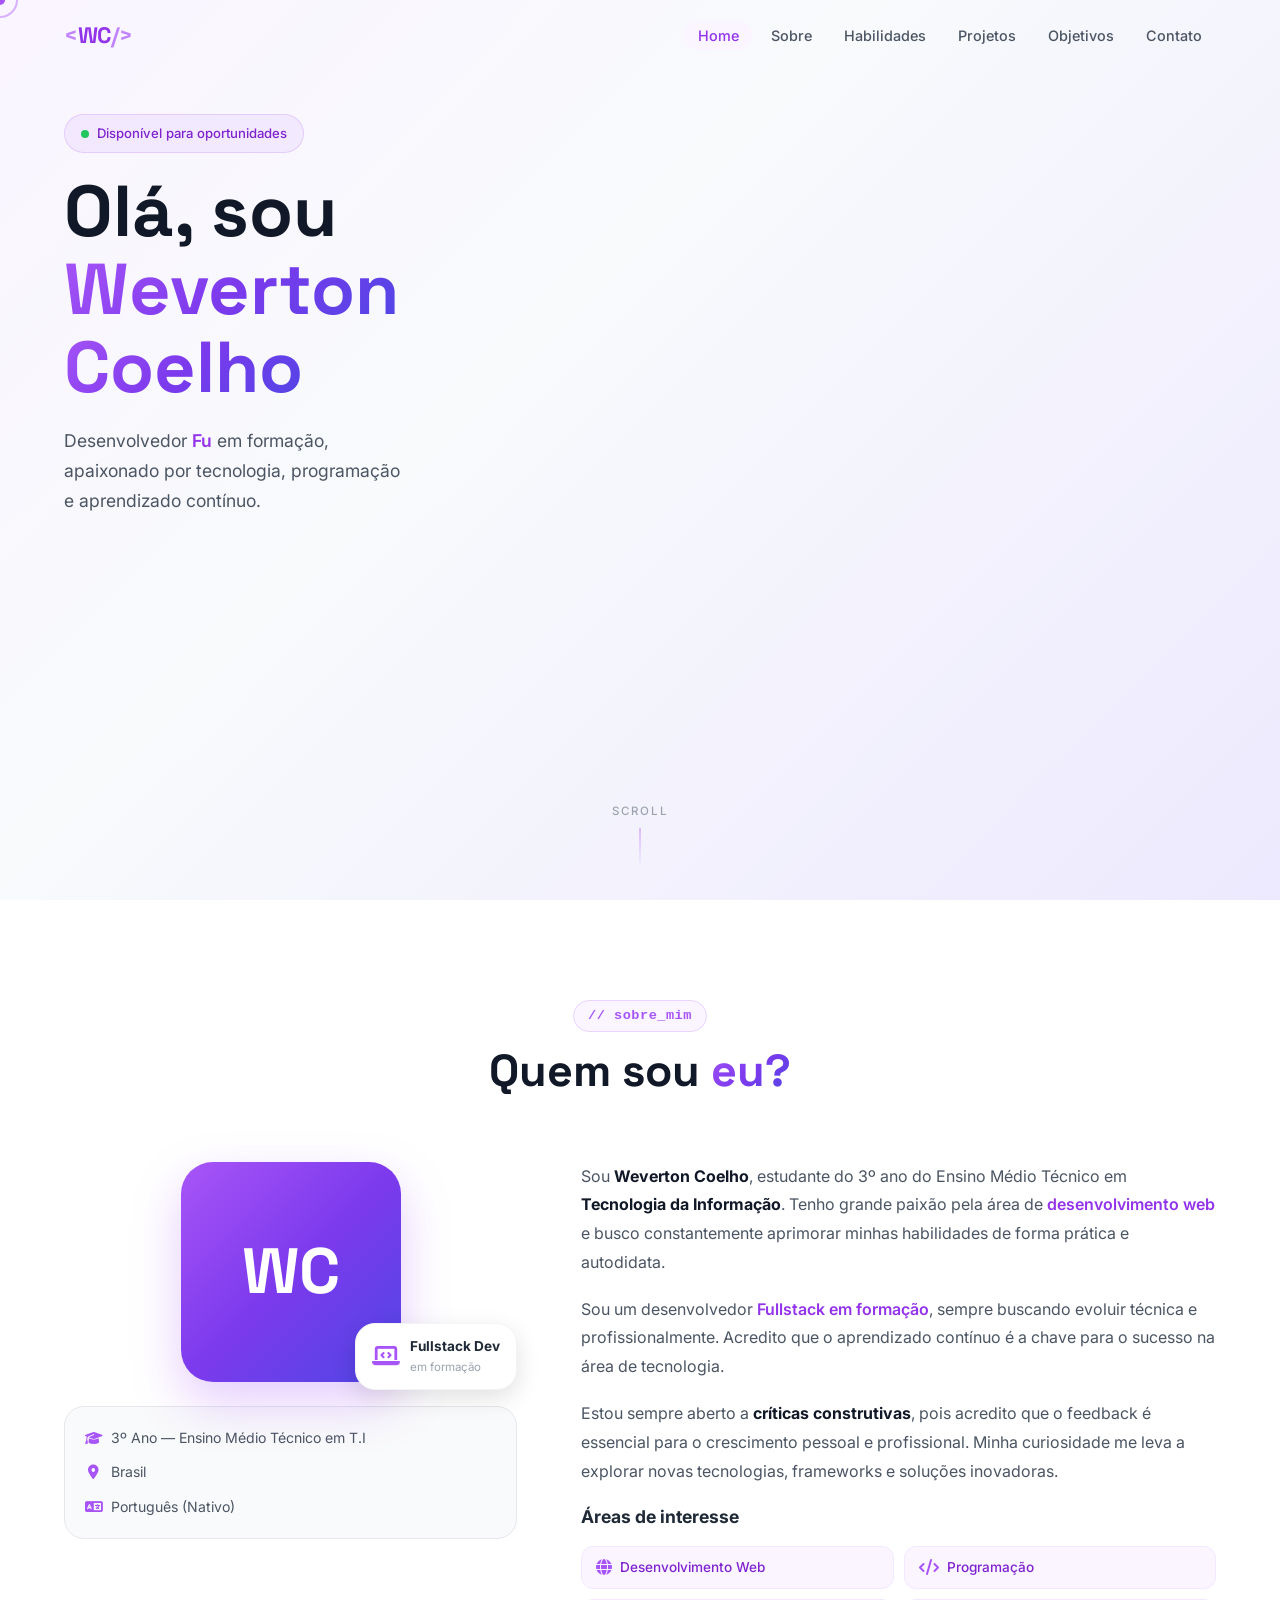
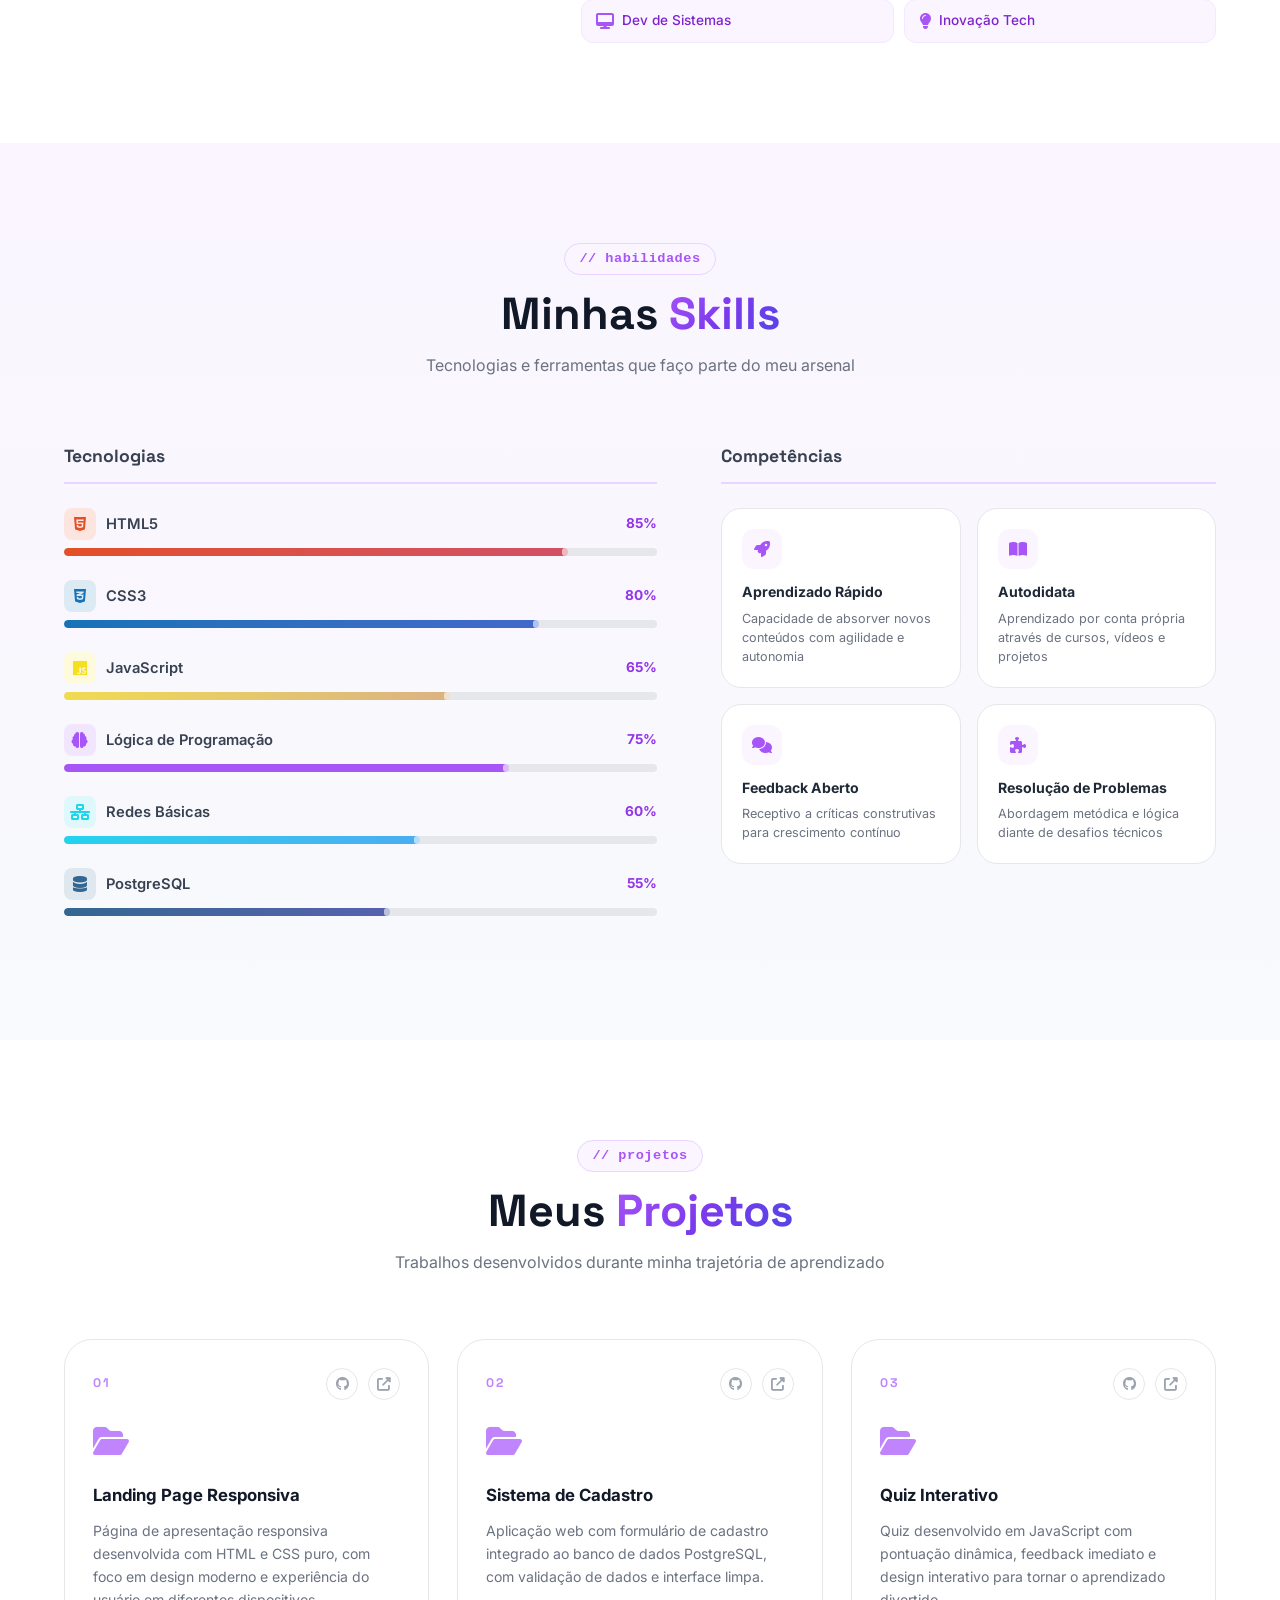
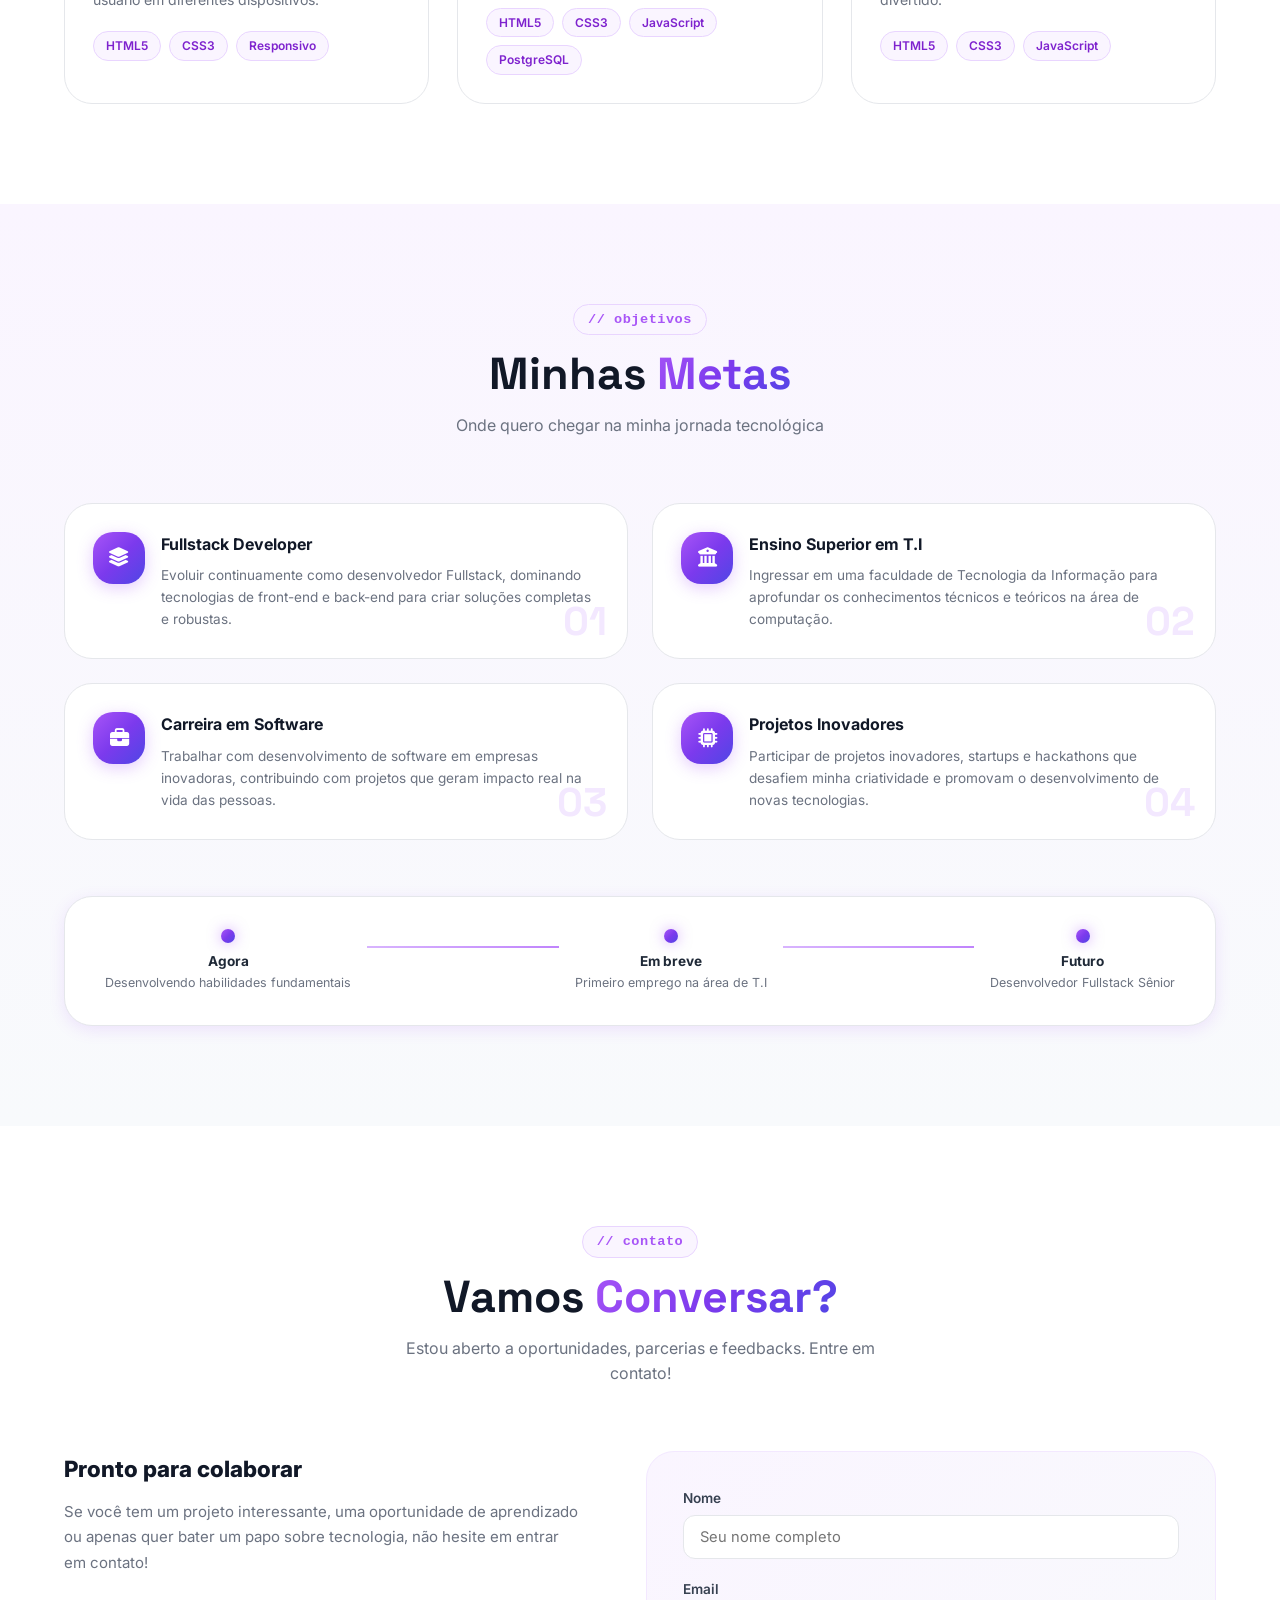
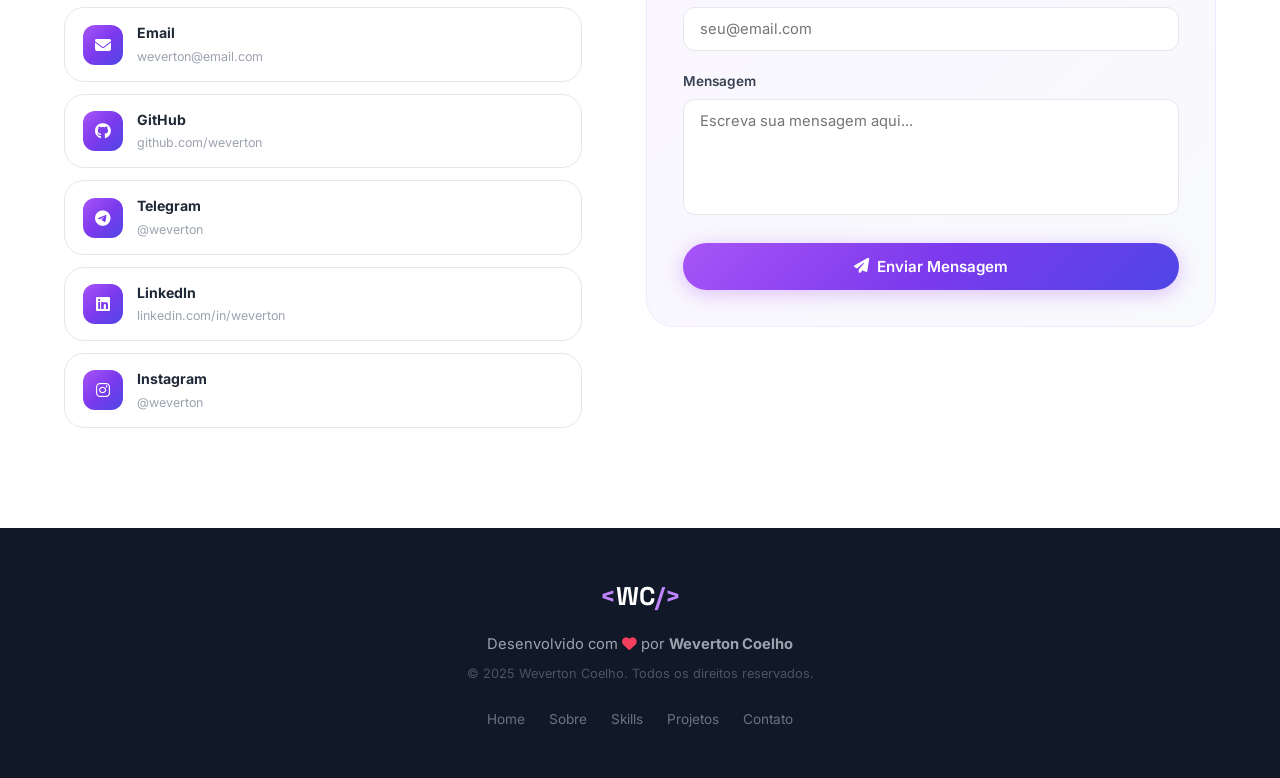
<file: index.html>
<!DOCTYPE html>
<html lang="pt-BR">

<head>
    <meta charset="UTF-8" />
    <meta name="viewport" content="width=device-width, initial-scale=1.0" />
    <meta name="description"
        content="Portfólio de Weverton Coelho — Desenvolvedor Fullstack em formação, apaixonado por tecnologia e desenvolvimento web." />
    <meta name="keywords" content="Weverton Coelho, portfólio, desenvolvedor, fullstack, web, programação, TI" />
    <meta name="author" content="Weverton Coelho" />
    <title>Weverton Coelho | Desenvolvedor Fullstack</title>

    <!-- Google Fonts -->
    <link rel="preconnect" href="https://fonts.googleapis.com" />
    <link rel="preconnect" href="https://fonts.gstatic.com" crossorigin />
    <link
        href="https://fonts.googleapis.com/css2?family=Inter:wght@300;400;500;600;700;800;900&family=Space+Grotesk:wght@300;400;500;600;700&display=swap"
        rel="stylesheet" />

    <!-- Font Awesome -->
    <link rel="stylesheet" href="https://cdnjs.cloudflare.com/ajax/libs/font-awesome/6.5.0/css/all.min.css" />

    <!-- CSS -->
    <link rel="stylesheet" href="style.css" />
</head>

<body>

    <!-- ========== CURSOR PERSONALIZADO ========== -->
    <div class="cursor" id="cursor"></div>
    <div class="cursor-follower" id="cursor-follower"></div>

    <!-- ========== LOADER ========== -->
    <div class="loader" id="loader">
        <div class="loader-inner">
            <div class="loader-logo">WC</div>
            <div class="loader-bar">
                <div class="loader-fill"></div>
            </div>
        </div>
    </div>

    <!-- ========== NAVBAR ========== -->
    <nav class="navbar" id="navbar">
        <div class="nav-container">
            <a href="#home" class="nav-logo">
                <span class="logo-bracket">&lt;</span>WC<span class="logo-bracket">/&gt;</span>
            </a>
            <ul class="nav-links" id="nav-links">
                <li><a href="#home" class="nav-link active" id="nav-home">Home</a></li>
                <li><a href="#about" class="nav-link" id="nav-about">Sobre</a></li>
                <li><a href="#skills" class="nav-link" id="nav-skills">Habilidades</a></li>
                <li><a href="#projects" class="nav-link" id="nav-projects">Projetos</a></li>
                <li><a href="#goals" class="nav-link" id="nav-goals">Objetivos</a></li>
                <li><a href="#contact" class="nav-link" id="nav-contact">Contato</a></li>
            </ul>
            <button class="hamburger" id="hamburger" aria-label="Menu">
                <span></span><span></span><span></span>
            </button>
        </div>
    </nav>

    <!-- ========== HOME ========== -->
    <section class="section home-section" id="home">
        <div class="particles" id="particles"></div>
        <div class="home-container">
            <div class="home-text">
                <div class="home-badge reveal-up">
                    <span class="badge-dot"></span>
                    <span>Disponível para oportunidades</span>
                </div>
                <h1 class="home-title reveal-up">
                    Olá, sou<br />
                    <span class="gradient-text">Weverton</span><br />
                    <span class="gradient-text">Coelho</span>
                </h1>
                <p class="home-subtitle reveal-up">
                    Desenvolvedor <span class="highlight"><span id="typing-word">Fullstack</span></span> em
                    formação,<br />
                    apaixonado por tecnologia, programação<br />e aprendizado contínuo.
                </p>
                <div class="home-buttons reveal-up">
                    <a href="#projects" class="btn btn-primary" id="btn-projects">
                        <i class="fas fa-code"></i>
                        Ver Projetos
                    </a>
                    <a href="#contact" class="btn btn-outline" id="btn-contact">
                        <i class="fas fa-paper-plane"></i>
                        Entrar em Contato
                    </a>
                </div>
                <div class="home-stats reveal-up">
                    <div class="stat-item">
                        <span class="stat-number" data-target="6">0</span>
                        <span class="stat-label">Tecnologias</span>
                    </div>
                    <div class="stat-divider"></div>
                    <div class="stat-item">
                        <span class="stat-number" data-target="3">0</span>
                        <span class="stat-label">Projetos</span>
                    </div>
                    <div class="stat-divider"></div>
                    <div class="stat-item">
                        <span class="stat-number" data-target="100">0</span>
                        <span class="stat-label">% Dedicação</span>
                    </div>
                </div>
            </div>
            <div class="home-visual reveal-right">
                <div class="avatar-wrapper">
                    <div class="avatar-bg-ring ring-1"></div>
                    <div class="avatar-bg-ring ring-2"></div>
                    <div class="avatar-bg-ring ring-3"></div>
                    <div class="avatar-container">
                        <div class="avatar-inner">
                            <div class="avatar-initials">WC</div>
                        </div>
                    </div>
                    <div class="floating-badge badge-html">
                        <i class="fab fa-html5"></i> HTML
                    </div>
                    <div class="floating-badge badge-css">
                        <i class="fab fa-css3-alt"></i> CSS
                    </div>
                    <div class="floating-badge badge-js">
                        <i class="fab fa-js"></i> JS
                    </div>
                    <div class="floating-badge badge-db">
                        <i class="fas fa-database"></i> SQL
                    </div>
                </div>
            </div>
        </div>
        <div class="scroll-indicator">
            <span>Scroll</span>
            <div class="scroll-line"></div>
        </div>
    </section>

    <!-- ========== SOBRE MIM ========== -->
    <section class="section about-section" id="about">
        <div class="container">
            <div class="section-header">
                <span class="section-tag reveal-up">// sobre_mim</span>
                <h2 class="section-title reveal-up">Quem sou <span class="gradient-text">eu?</span></h2>
            </div>
            <div class="about-grid">
                <div class="about-card-visual reveal-left">
                    <div class="about-image-wrap">
                        <div class="about-avatar">
                            <div class="about-initials">WC</div>
                        </div>
                        <div class="about-badge-card">
                            <i class="fas fa-laptop-code"></i>
                            <div>
                                <span>Fullstack Dev</span>
                                <small>em formação</small>
                            </div>
                        </div>
                    </div>
                    <div class="about-info-box">
                        <div class="info-item">
                            <i class="fas fa-graduation-cap"></i>
                            <span>3º Ano — Ensino Médio Técnico em T.I</span>
                        </div>
                        <div class="info-item">
                            <i class="fas fa-map-marker-alt"></i>
                            <span>Brasil</span>
                        </div>
                        <div class="info-item">
                            <i class="fas fa-language"></i>
                            <span>Português (Nativo)</span>
                        </div>
                    </div>
                </div>
                <div class="about-text-wrap reveal-right">
                    <div class="about-text-content">
                        <p class="about-paragraph">
                            Sou <strong>Weverton Coelho</strong>, estudante do 3º ano do Ensino Médio Técnico em
                            <strong>Tecnologia da Informação</strong>. Tenho grande paixão pela área de
                            <span class="highlight">desenvolvimento web</span> e busco constantemente aprimorar minhas
                            habilidades de forma prática e autodidata.
                        </p>
                        <p class="about-paragraph">
                            Sou um desenvolvedor <span class="highlight">Fullstack em formação</span>, sempre buscando
                            evoluir técnica
                            e profissionalmente. Acredito que o aprendizado contínuo é a chave para o sucesso na área de
                            tecnologia.
                        </p>
                        <p class="about-paragraph">
                            Estou sempre aberto a <strong>críticas construtivas</strong>, pois acredito que o feedback
                            é essencial para o crescimento pessoal e profissional. Minha curiosidade me leva a explorar
                            novas tecnologias, frameworks e soluções inovadoras.
                        </p>
                        <div class="about-interests">
                            <h3>Áreas de interesse</h3>
                            <div class="interests-grid">
                                <div class="interest-item">
                                    <i class="fas fa-globe"></i>
                                    <span>Desenvolvimento Web</span>
                                </div>
                                <div class="interest-item">
                                    <i class="fas fa-code"></i>
                                    <span>Programação</span>
                                </div>
                                <div class="interest-item">
                                    <i class="fas fa-desktop"></i>
                                    <span>Dev de Sistemas</span>
                                </div>
                                <div class="interest-item">
                                    <i class="fas fa-lightbulb"></i>
                                    <span>Inovação Tech</span>
                                </div>
                            </div>
                        </div>
                    </div>
                </div>
            </div>
        </div>
    </section>

    <!-- ========== HABILIDADES ========== -->
    <section class="section skills-section" id="skills">
        <div class="container">
            <div class="section-header">
                <span class="section-tag reveal-up">// habilidades</span>
                <h2 class="section-title reveal-up">Minhas <span class="gradient-text">Skills</span></h2>
                <p class="section-subtitle reveal-up">Tecnologias e ferramentas que faço parte do meu arsenal</p>
            </div>
            <div class="skills-layout">
                <div class="skills-bars reveal-left">
                    <h3 class="skills-group-title">Tecnologias</h3>
                    <div class="skill-item" id="skill-html">
                        <div class="skill-header">
                            <div class="skill-icon-name">
                                <div class="skill-icon" style="--color: #E34F26;"><i class="fab fa-html5"></i></div>
                                <span>HTML5</span>
                            </div>
                            <span class="skill-percent">85%</span>
                        </div>
                        <div class="skill-bar">
                            <div class="skill-fill" data-width="85" style="--color: #E34F26;"></div>
                        </div>
                    </div>
                    <div class="skill-item" id="skill-css">
                        <div class="skill-header">
                            <div class="skill-icon-name">
                                <div class="skill-icon" style="--color: #1572B6;"><i class="fab fa-css3-alt"></i></div>
                                <span>CSS3</span>
                            </div>
                            <span class="skill-percent">80%</span>
                        </div>
                        <div class="skill-bar">
                            <div class="skill-fill" data-width="80" style="--color: #1572B6;"></div>
                        </div>
                    </div>
                    <div class="skill-item" id="skill-js">
                        <div class="skill-header">
                            <div class="skill-icon-name">
                                <div class="skill-icon" style="--color: #F7DF1E;"><i class="fab fa-js"></i></div>
                                <span>JavaScript</span>
                            </div>
                            <span class="skill-percent">65%</span>
                        </div>
                        <div class="skill-bar">
                            <div class="skill-fill" data-width="65" style="--color: #F0DB4F;"></div>
                        </div>
                    </div>
                    <div class="skill-item" id="skill-logic">
                        <div class="skill-header">
                            <div class="skill-icon-name">
                                <div class="skill-icon" style="--color: #a855f7;"><i class="fas fa-brain"></i></div>
                                <span>Lógica de Programação</span>
                            </div>
                            <span class="skill-percent">75%</span>
                        </div>
                        <div class="skill-bar">
                            <div class="skill-fill" data-width="75" style="--color: #a855f7;"></div>
                        </div>
                    </div>
                    <div class="skill-item" id="skill-network">
                        <div class="skill-header">
                            <div class="skill-icon-name">
                                <div class="skill-icon" style="--color: #22d3ee;"><i class="fas fa-network-wired"></i>
                                </div>
                                <span>Redes Básicas</span>
                            </div>
                            <span class="skill-percent">60%</span>
                        </div>
                        <div class="skill-bar">
                            <div class="skill-fill" data-width="60" style="--color: #22d3ee;"></div>
                        </div>
                    </div>
                    <div class="skill-item" id="skill-sql">
                        <div class="skill-header">
                            <div class="skill-icon-name">
                                <div class="skill-icon" style="--color: #336791;"><i class="fas fa-database"></i></div>
                                <span>PostgreSQL</span>
                            </div>
                            <span class="skill-percent">55%</span>
                        </div>
                        <div class="skill-bar">
                            <div class="skill-fill" data-width="55" style="--color: #336791;"></div>
                        </div>
                    </div>
                </div>
                <div class="skills-cards reveal-right">
                    <h3 class="skills-group-title">Competências</h3>
                    <div class="competence-grid">
                        <div class="competence-card">
                            <div class="competence-icon"><i class="fas fa-rocket"></i></div>
                            <h4>Aprendizado Rápido</h4>
                            <p>Capacidade de absorver novos conteúdos com agilidade e autonomia</p>
                        </div>
                        <div class="competence-card">
                            <div class="competence-icon"><i class="fas fa-book-open"></i></div>
                            <h4>Autodidata</h4>
                            <p>Aprendizado por conta própria através de cursos, vídeos e projetos</p>
                        </div>
                        <div class="competence-card">
                            <div class="competence-icon"><i class="fas fa-comments"></i></div>
                            <h4>Feedback Aberto</h4>
                            <p>Receptivo a críticas construtivas para crescimento contínuo</p>
                        </div>
                        <div class="competence-card">
                            <div class="competence-icon"><i class="fas fa-puzzle-piece"></i></div>
                            <h4>Resolução de Problemas</h4>
                            <p>Abordagem metódica e lógica diante de desafios técnicos</p>
                        </div>
                    </div>
                </div>
            </div>
        </div>
    </section>

    <!-- ========== PROJETOS ========== -->
    <section class="section projects-section" id="projects">
        <div class="container">
            <div class="section-header">
                <span class="section-tag reveal-up">// projetos</span>
                <h2 class="section-title reveal-up">Meus <span class="gradient-text">Projetos</span></h2>
                <p class="section-subtitle reveal-up">Trabalhos desenvolvidos durante minha trajetória de aprendizado
                </p>
            </div>
            <div class="projects-grid">

                <div class="project-card reveal-up" id="project-1">
                    <div class="project-card-top">
                        <div class="project-number">01</div>
                        <div class="project-links">
                            <a href="#" class="project-link-icon" title="Ver Repositório"
                                aria-label="Repositório GitHub">
                                <i class="fab fa-github"></i>
                            </a>
                            <a href="#" class="project-link-icon" title="Ver Demo" aria-label="Demo ao vivo">
                                <i class="fas fa-external-link-alt"></i>
                            </a>
                        </div>
                    </div>
                    <div class="project-folder"><i class="fas fa-folder-open"></i></div>
                    <h3 class="project-title">Landing Page Responsiva</h3>
                    <p class="project-desc">
                        Página de apresentação responsiva desenvolvida com HTML e CSS puro,
                        com foco em design moderno e experiência do usuário em diferentes dispositivos.
                    </p>
                    <div class="project-tags">
                        <span class="tag">HTML5</span>
                        <span class="tag">CSS3</span>
                        <span class="tag">Responsivo</span>
                    </div>
                </div>

                <div class="project-card reveal-up" id="project-2" style="animation-delay: .1s;">
                    <div class="project-card-top">
                        <div class="project-number">02</div>
                        <div class="project-links">
                            <a href="#" class="project-link-icon" title="Ver Repositório"
                                aria-label="Repositório GitHub">
                                <i class="fab fa-github"></i>
                            </a>
                            <a href="#" class="project-link-icon" title="Ver Demo" aria-label="Demo ao vivo">
                                <i class="fas fa-external-link-alt"></i>
                            </a>
                        </div>
                    </div>
                    <div class="project-folder"><i class="fas fa-folder-open"></i></div>
                    <h3 class="project-title">Sistema de Cadastro</h3>
                    <p class="project-desc">
                        Aplicação web com formulário de cadastro integrado ao banco de dados PostgreSQL,
                        com validação de dados e interface limpa.
                    </p>
                    <div class="project-tags">
                        <span class="tag">HTML5</span>
                        <span class="tag">CSS3</span>
                        <span class="tag">JavaScript</span>
                        <span class="tag">PostgreSQL</span>
                    </div>
                </div>

                <div class="project-card reveal-up" id="project-3" style="animation-delay: .2s;">
                    <div class="project-card-top">
                        <div class="project-number">03</div>
                        <div class="project-links">
                            <a href="#" class="project-link-icon" title="Ver Repositório"
                                aria-label="Repositório GitHub">
                                <i class="fab fa-github"></i>
                            </a>
                            <a href="#" class="project-link-icon" title="Ver Demo" aria-label="Demo ao vivo">
                                <i class="fas fa-external-link-alt"></i>
                            </a>
                        </div>
                    </div>
                    <div class="project-folder"><i class="fas fa-folder-open"></i></div>
                    <h3 class="project-title">Quiz Interativo</h3>
                    <p class="project-desc">
                        Quiz desenvolvido em JavaScript com pontuação dinâmica,
                        feedback imediato e design interativo para tornar o aprendizado divertido.
                    </p>
                    <div class="project-tags">
                        <span class="tag">HTML5</span>
                        <span class="tag">CSS3</span>
                        <span class="tag">JavaScript</span>
                    </div>
                </div>

            </div>
        </div>
    </section>

    <!-- ========== OBJETIVOS ========== -->
    <section class="section goals-section" id="goals">
        <div class="container">
            <div class="section-header">
                <span class="section-tag reveal-up">// objetivos</span>
                <h2 class="section-title reveal-up">Minhas <span class="gradient-text">Metas</span></h2>
                <p class="section-subtitle reveal-up">Onde quero chegar na minha jornada tecnológica</p>
            </div>
            <div class="goals-grid">
                <div class="goal-card reveal-up" id="goal-1">
                    <div class="goal-icon">
                        <i class="fas fa-layer-group"></i>
                    </div>
                    <div class="goal-content">
                        <h3>Fullstack Developer</h3>
                        <p>Evoluir continuamente como desenvolvedor Fullstack, dominando tecnologias de front-end e
                            back-end para criar soluções completas e robustas.</p>
                    </div>
                    <div class="goal-number">01</div>
                </div>
                <div class="goal-card reveal-up" id="goal-2" style="animation-delay:.1s;">
                    <div class="goal-icon">
                        <i class="fas fa-university"></i>
                    </div>
                    <div class="goal-content">
                        <h3>Ensino Superior em T.I</h3>
                        <p>Ingressar em uma faculdade de Tecnologia da Informação para aprofundar os conhecimentos
                            técnicos e teóricos na área de computação.</p>
                    </div>
                    <div class="goal-number">02</div>
                </div>
                <div class="goal-card reveal-up" id="goal-3" style="animation-delay:.2s;">
                    <div class="goal-icon">
                        <i class="fas fa-briefcase"></i>
                    </div>
                    <div class="goal-content">
                        <h3>Carreira em Software</h3>
                        <p>Trabalhar com desenvolvimento de software em empresas inovadoras, contribuindo com projetos
                            que geram impacto real na vida das pessoas.</p>
                    </div>
                    <div class="goal-number">03</div>
                </div>
                <div class="goal-card reveal-up" id="goal-4" style="animation-delay:.3s;">
                    <div class="goal-icon">
                        <i class="fas fa-microchip"></i>
                    </div>
                    <div class="goal-content">
                        <h3>Projetos Inovadores</h3>
                        <p>Participar de projetos inovadores, startups e hackathons que desafiem minha criatividade e
                            promovam o desenvolvimento de novas tecnologias.</p>
                    </div>
                    <div class="goal-number">04</div>
                </div>
            </div>
            <div class="goals-timeline reveal-up">
                <div class="timeline-item">
                    <div class="timeline-dot"></div>
                    <div class="timeline-text">
                        <strong>Agora</strong>
                        <span>Desenvolvendo habilidades fundamentais</span>
                    </div>
                </div>
                <div class="timeline-line"></div>
                <div class="timeline-item">
                    <div class="timeline-dot"></div>
                    <div class="timeline-text">
                        <strong>Em breve</strong>
                        <span>Primeiro emprego na área de T.I</span>
                    </div>
                </div>
                <div class="timeline-line"></div>
                <div class="timeline-item">
                    <div class="timeline-dot"></div>
                    <div class="timeline-text">
                        <strong>Futuro</strong>
                        <span>Desenvolvedor Fullstack Sênior</span>
                    </div>
                </div>
            </div>
        </div>
    </section>

    <!-- ========== CONTATO ========== -->
    <section class="section contact-section" id="contact">
        <div class="container">
            <div class="section-header">
                <span class="section-tag reveal-up">// contato</span>
                <h2 class="section-title reveal-up">Vamos <span class="gradient-text">Conversar?</span></h2>
                <p class="section-subtitle reveal-up">Estou aberto a oportunidades, parcerias e feedbacks. Entre em
                    contato!</p>
            </div>
            <div class="contact-layout">
                <div class="contact-info reveal-left">
                    <div class="contact-text">
                        <h3>Pronto para colaborar</h3>
                        <p>Se você tem um projeto interessante, uma oportunidade de aprendizado ou apenas quer bater um
                            papo sobre tecnologia, não hesite em entrar em contato!</p>
                    </div>
                    <div class="contact-socials">
                        <a href="mailto:weverton@email.com" class="social-pill" id="social-email" title="Email">
                            <div class="social-icon-wrap">
                                <i class="fas fa-envelope"></i>
                            </div>
                            <div class="social-info">
                                <span class="social-name">Email</span>
                                <span class="social-handle">weverton@email.com</span>
                            </div>
                        </a>
                        <a href="https://github.com/" target="_blank" rel="noopener" class="social-pill"
                            id="social-github" title="GitHub">
                            <div class="social-icon-wrap">
                                <i class="fab fa-github"></i>
                            </div>
                            <div class="social-info">
                                <span class="social-name">GitHub</span>
                                <span class="social-handle">github.com/weverton</span>
                            </div>
                        </a>
                        <a href="https://t.me/" target="_blank" rel="noopener" class="social-pill" id="social-telegram"
                            title="Telegram">
                            <div class="social-icon-wrap">
                                <i class="fab fa-telegram"></i>
                            </div>
                            <div class="social-info">
                                <span class="social-name">Telegram</span>
                                <span class="social-handle">@weverton</span>
                            </div>
                        </a>
                        <a href="https://linkedin.com/" target="_blank" rel="noopener" class="social-pill"
                            id="social-linkedin" title="LinkedIn">
                            <div class="social-icon-wrap">
                                <i class="fab fa-linkedin"></i>
                            </div>
                            <div class="social-info">
                                <span class="social-name">LinkedIn</span>
                                <span class="social-handle">linkedin.com/in/weverton</span>
                            </div>
                        </a>
                        <a href="https://instagram.com/" target="_blank" rel="noopener" class="social-pill"
                            id="social-instagram" title="Instagram">
                            <div class="social-icon-wrap">
                                <i class="fab fa-instagram"></i>
                            </div>
                            <div class="social-info">
                                <span class="social-name">Instagram</span>
                                <span class="social-handle">@weverton</span>
                            </div>
                        </a>
                    </div>
                </div>
                <div class="contact-form-wrap reveal-right">
                    <form class="contact-form" id="contact-form" novalidate>
                        <div class="form-group">
                            <label for="contact-name">Nome</label>
                            <input type="text" id="contact-name" name="name" placeholder="Seu nome completo" required />
                        </div>
                        <div class="form-group">
                            <label for="contact-email-input">Email</label>
                            <input type="email" id="contact-email-input" name="email" placeholder="seu@email.com"
                                required />
                        </div>
                        <div class="form-group">
                            <label for="contact-message">Mensagem</label>
                            <textarea id="contact-message" name="message" rows="5"
                                placeholder="Escreva sua mensagem aqui..." required></textarea>
                        </div>
                        <button type="submit" class="btn btn-primary btn-full" id="btn-send">
                            <i class="fas fa-paper-plane"></i>
                            Enviar Mensagem
                        </button>
                        <div class="form-success" id="form-success">
                            <i class="fas fa-check-circle"></i>
                            Mensagem enviada com sucesso!
                        </div>
                    </form>
                </div>
            </div>
        </div>
    </section>

    <!-- ========== FOOTER ========== -->
    <footer class="footer" id="footer">
        <div class="footer-container">
            <div class="footer-logo">
                <span class="logo-bracket">&lt;</span>WC<span class="logo-bracket">/&gt;</span>
            </div>
            <p class="footer-text">
                Desenvolvido com <i class="fas fa-heart footer-heart"></i> por <strong>Weverton Coelho</strong>
            </p>
            <p class="footer-copy">© 2025 Weverton Coelho. Todos os direitos reservados.</p>
            <div class="footer-nav">
                <a href="#home">Home</a>
                <a href="#about">Sobre</a>
                <a href="#skills">Skills</a>
                <a href="#projects">Projetos</a>
                <a href="#contact">Contato</a>
            </div>
        </div>
    </footer>

    <!-- ========== BACK TO TOP ========== -->
    <button class="back-to-top" id="back-to-top" aria-label="Voltar ao topo">
        <i class="fas fa-arrow-up"></i>
    </button>

    <!-- JS -->
    <script src="main.js"></script>
</body>


</html>
</file>
<file: style.css>
/* ================================================
   WEVERTON COELHO — PORTFOLIO
   CSS Principal — Design Moderno & Profissional
   ================================================ */

/* ---- VARIAVEIS ---- */
:root {
  --purple-50: #faf5ff;
  --purple-100: #f3e8ff;
  --purple-200: #e9d5ff;
  --purple-300: #d8b4fe;
  --purple-400: #c084fc;
  --purple-500: #a855f7;
  --purple-600: #9333ea;
  --purple-700: #7e22ce;
  --purple-800: #6b21a8;
  --purple-900: #581c87;

  --white: #ffffff;
  --gray-50:  #f9fafb;
  --gray-100: #f3f4f6;
  --gray-200: #e5e7eb;
  --gray-300: #d1d5db;
  --gray-400: #9ca3af;
  --gray-500: #6b7280;
  --gray-600: #4b5563;
  --gray-700: #374151;
  --gray-800: #1f2937;
  --gray-900: #111827;
  --black: #0a0a0f;

  --gradient-main: linear-gradient(135deg, #a855f7 0%, #7c3aed 50%, #4f46e5 100%);
  --gradient-soft: linear-gradient(135deg, #f3e8ff 0%, #ede9fe 100%);
  --gradient-dark: linear-gradient(135deg, #1e1b4b 0%, #312e81 50%, #4c1d95 100%);
  --gradient-card: linear-gradient(135deg, rgba(168,85,247,0.08) 0%, rgba(124,58,237,0.04) 100%);

  --shadow-sm:  0 1px 2px rgba(0,0,0,.06);
  --shadow-md:  0 4px 16px rgba(168,85,247,.14);
  --shadow-lg:  0 16px 40px rgba(168,85,247,.20);
  --shadow-xl:  0 32px 64px rgba(0,0,0,.15);

  --radius-sm: 8px;
  --radius-md: 12px;
  --radius-lg: 20px;
  --radius-xl: 28px;
  --radius-full: 9999px;

  --font-main: 'Inter', sans-serif;
  --font-display: 'Space Grotesk', sans-serif;

  --transition: .3s cubic-bezier(.4,0,.2,1);
  --transition-slow: .6s cubic-bezier(.4,0,.2,1);

  --nav-h: 72px;
}

/* ---- RESET ---- */
*, *::before, *::after { margin: 0; padding: 0; box-sizing: border-box; }
html { scroll-behavior: smooth; font-size: 16px; }
body {
  font-family: var(--font-main);
  background-color: var(--white);
  color: var(--gray-800);
  overflow-x: hidden;
  line-height: 1.6;
}
a { text-decoration: none; color: inherit; }
ul { list-style: none; }
img { max-width: 100%; display: block; }
button { cursor: pointer; border: none; background: none; font-family: inherit; }

/* ---- SCROLLBAR ---- */
::-webkit-scrollbar { width: 6px; }
::-webkit-scrollbar-track { background: var(--gray-100); }
::-webkit-scrollbar-thumb { background: var(--purple-400); border-radius: var(--radius-full); }

/* ---- SELEÇÃO ---- */
::selection { background: var(--purple-200); color: var(--purple-800); }

/* ---- CURSOR PERSONALIZADO ---- */
.cursor {
  width: 10px; height: 10px;
  background: var(--purple-500);
  border-radius: 50%;
  position: fixed; top: 0; left: 0;
  pointer-events: none; z-index: 9999;
  transform: translate(-50%, -50%);
  transition: transform .1s ease, background .3s;
}
.cursor-follower {
  width: 36px; height: 36px;
  border: 2px solid var(--purple-400);
  border-radius: 50%;
  position: fixed; top: 0; left: 0;
  pointer-events: none; z-index: 9998;
  transform: translate(-50%, -50%);
  transition: transform .25s ease, opacity .3s;
  opacity: .6;
}
body:hover .cursor-follower { opacity: .6; }

/* ---- LOADER ---- */
.loader {
  position: fixed; inset: 0;
  background: var(--black);
  display: flex; align-items: center; justify-content: center;
  z-index: 99999;
  transition: opacity .5s ease, visibility .5s ease;
}
.loader.hidden { opacity: 0; visibility: hidden; }
.loader-inner { text-align: center; }
.loader-logo {
  font-family: var(--font-display);
  font-size: 3rem; font-weight: 800;
  background: var(--gradient-main); -webkit-background-clip: text;
  -webkit-text-fill-color: transparent; background-clip: text;
  margin-bottom: 24px;
  animation: pulse-scale 1s infinite alternate;
}
@keyframes pulse-scale { from { transform: scale(1); } to { transform: scale(1.05); } }
.loader-bar {
  width: 200px; height: 3px;
  background: rgba(255,255,255,.1);
  border-radius: var(--radius-full);
  overflow: hidden;
}
.loader-fill {
  height: 100%;
  background: var(--gradient-main);
  border-radius: var(--radius-full);
  animation: loader-anim 1.8s ease-in-out forwards;
}
@keyframes loader-anim {
  from { width: 0%; }
  to   { width: 100%; }
}

/* ---- NAVBAR ---- */
.navbar {
  position: fixed; top: 0; left: 0; right: 0;
  height: var(--nav-h);
  z-index: 1000;
  transition: background var(--transition), box-shadow var(--transition);
  background: transparent;
}
.navbar.scrolled {
  background: rgba(255,255,255,.92);
  backdrop-filter: blur(16px);
  -webkit-backdrop-filter: blur(16px);
  box-shadow: 0 1px 24px rgba(168,85,247,.12);
}
.nav-container {
  max-width: 1200px; margin: 0 auto;
  padding: 0 24px;
  height: 100%;
  display: flex; align-items: center; justify-content: space-between;
}
.nav-logo {
  font-family: var(--font-display);
  font-size: 1.4rem; font-weight: 800;
  color: var(--purple-600);
  letter-spacing: -.5px;
}
.logo-bracket { color: var(--purple-400); }
.nav-links {
  display: flex; align-items: center; gap: 4px;
}
.nav-link {
  padding: 6px 14px;
  border-radius: var(--radius-full);
  font-size: .9rem; font-weight: 500;
  color: var(--gray-600);
  transition: color var(--transition), background var(--transition);
  position: relative;
}
.nav-link:hover,
.nav-link.active {
  color: var(--purple-600);
  background: var(--purple-50);
}
.hamburger {
  display: none;
  flex-direction: column; gap: 5px;
  width: 30px;
}
.hamburger span {
  display: block; height: 2px;
  background: var(--gray-700);
  border-radius: var(--radius-full);
  transition: var(--transition);
}
.hamburger.open span:nth-child(1) { transform: translateY(7px) rotate(45deg); }
.hamburger.open span:nth-child(2) { opacity: 0; }
.hamburger.open span:nth-child(3) { transform: translateY(-7px) rotate(-45deg); }

/* ---- CONTAINER ---- */
.container { max-width: 1200px; margin: 0 auto; padding: 0 24px; }

/* ---- SECTIONS ---- */
.section { padding: 100px 0; position: relative; }

/* ---- SECTION HEADER ---- */
.section-header { text-align: center; margin-bottom: 64px; }
.section-tag {
  display: inline-block;
  font-family: 'Courier New', monospace;
  font-size: .85rem; font-weight: 600;
  color: var(--purple-500);
  background: var(--purple-50);
  padding: 4px 14px;
  border-radius: var(--radius-full);
  border: 1px solid var(--purple-200);
  margin-bottom: 12px;
  letter-spacing: .5px;
}
.section-title {
  font-family: var(--font-display);
  font-size: clamp(2rem, 4vw, 2.8rem);
  font-weight: 800;
  color: var(--gray-900);
  line-height: 1.2;
  margin-bottom: 12px;
}
.section-subtitle {
  font-size: 1rem;
  color: var(--gray-500);
  max-width: 500px;
  margin: 0 auto;
}

/* ---- GRADIENT TEXT ---- */
.gradient-text {
  background: var(--gradient-main);
  -webkit-background-clip: text;
  -webkit-text-fill-color: transparent;
  background-clip: text;
}
.highlight {
  color: var(--purple-600);
  font-weight: 600;
}

/* ---- BUTTONS ---- */
.btn {
  display: inline-flex; align-items: center; gap: 8px;
  padding: 14px 28px;
  border-radius: var(--radius-full);
  font-size: .95rem; font-weight: 600;
  transition: var(--transition);
  cursor: pointer;
}
.btn-primary {
  background: var(--gradient-main);
  color: var(--white);
  box-shadow: 0 4px 20px rgba(168,85,247,.35);
}
.btn-primary:hover {
  box-shadow: 0 8px 32px rgba(168,85,247,.5);
  transform: translateY(-2px);
}
.btn-outline {
  border: 2px solid var(--purple-400);
  color: var(--purple-600);
  background: transparent;
}
.btn-outline:hover {
  background: var(--purple-50);
  border-color: var(--purple-600);
  transform: translateY(-2px);
}
.btn-full { width: 100%; justify-content: center; }

/* ================================================
   HOME
   ================================================ */
.home-section {
  min-height: 100vh;
  display: flex; align-items: center;
  background: linear-gradient(135deg, #faf5ff 0%, #f8fafc 40%, #ede9fe 100%);
  padding-top: var(--nav-h);
  overflow: hidden;
}
.particles {
  position: absolute; inset: 0;
  pointer-events: none; overflow: hidden;
}
.particle {
  position: absolute;
  border-radius: 50%;
  background: var(--purple-400);
  opacity: .12;
  animation: float linear infinite;
}
@keyframes float {
  0%   { transform: translateY(0) rotate(0deg); opacity: .08; }
  50%  { opacity: .18; }
  100% { transform: translateY(-100vh) rotate(720deg); opacity: 0; }
}
.home-container {
  max-width: 1200px; margin: 0 auto; padding: 0 24px;
  display: grid; grid-template-columns: 1fr 1fr;
  gap: 64px; align-items: center;
  width: 100%;
}
.home-badge {
  display: inline-flex; align-items: center; gap: 8px;
  background: rgba(168,85,247,.08);
  border: 1px solid rgba(168,85,247,.2);
  border-radius: var(--radius-full);
  padding: 8px 16px;
  font-size: .82rem; font-weight: 500;
  color: var(--purple-700);
  margin-bottom: 20px;
}
.badge-dot {
  width: 8px; height: 8px;
  background: #22c55e;
  border-radius: 50%;
  animation: blink 2s infinite;
}
@keyframes blink { 0%,100%{ opacity:1; } 50%{ opacity:.3; } }
.home-title {
  font-family: var(--font-display);
  font-size: clamp(2.8rem, 6vw, 4.5rem);
  font-weight: 900;
  line-height: 1.08;
  color: var(--gray-900);
  margin-bottom: 20px;
}
.home-subtitle {
  font-size: 1.1rem;
  color: var(--gray-600);
  margin-bottom: 36px;
  line-height: 1.7;
}
.home-buttons {
  display: flex; gap: 16px; flex-wrap: wrap;
  margin-bottom: 48px;
}
.home-stats {
  display: flex; align-items: center; gap: 0;
  background: var(--white);
  border-radius: var(--radius-xl);
  padding: 20px 28px;
  box-shadow: var(--shadow-md);
  width: fit-content;
}
.stat-item { text-align: center; padding: 0 20px; }
.stat-number {
  display: block;
  font-family: var(--font-display);
  font-size: 2rem; font-weight: 800;
  background: var(--gradient-main);
  -webkit-background-clip: text; -webkit-text-fill-color: transparent;
  background-clip: text;
  line-height: 1;
  margin-bottom: 4px;
}
.stat-label { font-size: .78rem; color: var(--gray-500); font-weight: 500; }
.stat-divider { width: 1px; height: 40px; background: var(--gray-200); flex-shrink: 0; }

/* --- Avatar / Visual --- */
.home-visual { display: flex; justify-content: center; align-items: center; }
.avatar-wrapper {
  position: relative; width: 380px; height: 380px;
  display: flex; align-items: center; justify-content: center;
}
.avatar-bg-ring {
  position: absolute; border-radius: 50%;
  border: 2px solid rgba(168,85,247,.15);
  animation: spin-ring linear infinite;
}
.ring-1 { width: 100%; height: 100%; animation-duration: 20s; }
.ring-2 { width: 80%;  height: 80%;  animation-duration: 15s; animation-direction: reverse; border-color: rgba(168,85,247,.1); }
.ring-3 { width: 60%;  height: 60%;  animation-duration: 10s; border-color: rgba(168,85,247,.08); }
@keyframes spin-ring { from { transform: rotate(0deg); } to { transform: rotate(360deg); } }
.avatar-container {
  width: 200px; height: 200px;
  border-radius: 50%;
  background: var(--gradient-main);
  padding: 4px;
  box-shadow: 0 0 60px rgba(168,85,247,.4), 0 0 120px rgba(168,85,247,.15);
  z-index: 2;
}
.avatar-inner {
  width: 100%; height: 100%;
  border-radius: 50%;
  background: linear-gradient(135deg, #f3e8ff, #ede9fe);
  display: flex; align-items: center; justify-content: center;
}
.avatar-initials {
  font-family: var(--font-display);
  font-size: 3rem; font-weight: 800;
  background: var(--gradient-main);
  -webkit-background-clip: text; -webkit-text-fill-color: transparent;
  background-clip: text;
}
.floating-badge {
  position: absolute;
  background: var(--white);
  border-radius: var(--radius-full);
  padding: 8px 16px;
  font-size: .78rem; font-weight: 600;
  color: var(--gray-700);
  box-shadow: 0 4px 20px rgba(0,0,0,.12);
  display: flex; align-items: center; gap: 6px;
  z-index: 3;
  animation: badge-float 3s ease-in-out infinite;
}
.badge-html { top: 12%; right: 5%; animation-delay: 0s; }
.badge-css  { bottom: 20%; right: 3%; animation-delay: .8s; }
.badge-js   { top: 20%; left: 5%; animation-delay: .4s; }
.badge-db   { bottom: 10%; left: 10%; animation-delay: 1.2s; }
.floating-badge i { font-size: 1rem; }
.badge-html i { color: #E34F26; }
.badge-css  i { color: #1572B6; }
.badge-js   i { color: #F7DF1E; }
.badge-db   i { color: #336791; }
@keyframes badge-float {
  0%,100%{ transform: translateY(0); }
  50% { transform: translateY(-8px); }
}

.scroll-indicator {
  position: absolute; bottom: 32px; left: 50%;
  transform: translateX(-50%);
  display: flex; flex-direction: column; align-items: center; gap: 8px;
  font-size: .72rem; color: var(--gray-400);
  letter-spacing: 2px; text-transform: uppercase; font-weight: 500;
  animation: scroll-bounce 2s ease-in-out infinite;
}
.scroll-line {
  width: 1px; height: 40px;
  background: linear-gradient(to bottom, var(--purple-400), transparent);
}
@keyframes scroll-bounce { 0%,100%{ transform: translateX(-50%) translateY(0); } 50%{ transform: translateX(-50%) translateY(6px); } }

/* ================================================
   SOBRE
   ================================================ */
.about-section {
  background: var(--white);
}
.about-grid {
  display: grid; grid-template-columns: 1fr 1.4fr;
  gap: 64px; align-items: start;
}
.about-image-wrap {
  position: relative;
  display: flex; justify-content: center;
}
.about-avatar {
  width: 220px; height: 220px;
  border-radius: 32px;
  background: var(--gradient-main);
  display: flex; align-items: center; justify-content: center;
  box-shadow: 0 20px 50px rgba(168,85,247,.3);
  margin: 0 auto 24px;
}
.about-initials {
  font-family: var(--font-display);
  font-size: 4rem; font-weight: 800;
  color: white;
}
.about-badge-card {
  position: absolute; bottom: 16px; right: 0px;
  background: var(--white);
  border-radius: var(--radius-lg);
  padding: 12px 16px;
  display: flex; align-items: center; gap: 10px;
  box-shadow: 0 8px 24px rgba(0,0,0,.12);
  border: 1px solid var(--gray-100);
}
.about-badge-card i { font-size: 1.4rem; color: var(--purple-500); }
.about-badge-card div { display: flex; flex-direction: column; }
.about-badge-card span { font-size: .85rem; font-weight: 700; color: var(--gray-800); }
.about-badge-card small { font-size: .72rem; color: var(--gray-400); }

.about-info-box {
  background: var(--gray-50);
  border-radius: var(--radius-lg); padding: 20px;
  border: 1px solid var(--gray-200);
  display: flex; flex-direction: column; gap: 12px;
}
.info-item {
  display: flex; align-items: center; gap: 10px;
  font-size: .88rem; color: var(--gray-600);
}
.info-item i { color: var(--purple-500); width: 16px; text-align: center; }

.about-paragraph {
  font-size: 1rem; color: var(--gray-600); line-height: 1.8;
  margin-bottom: 18px;
}
.about-paragraph strong { color: var(--gray-900); }

.about-interests h3 {
  font-size: 1.1rem; font-weight: 700;
  color: var(--gray-800); margin-bottom: 14px;
}
.interests-grid {
  display: grid; grid-template-columns: 1fr 1fr; gap: 10px;
}
.interest-item {
  display: flex; align-items: center; gap: 8px;
  background: var(--purple-50);
  border: 1px solid var(--purple-100);
  border-radius: var(--radius-md);
  padding: 10px 14px;
  font-size: .85rem; font-weight: 500;
  color: var(--purple-700);
}
.interest-item i { color: var(--purple-500); font-size: 1rem; }

/* ================================================
   SKILLS
   ================================================ */
.skills-section {
  background: linear-gradient(180deg, #faf5ff 0%, #f8fafc 100%);
}
.skills-layout {
  display: grid; grid-template-columns: 1.2fr 1fr; gap: 64px; align-items: start;
}
.skills-group-title {
  font-family: var(--font-display);
  font-size: 1.1rem; font-weight: 700;
  color: var(--gray-700); margin-bottom: 24px;
  padding-bottom: 12px;
  border-bottom: 2px solid var(--purple-200);
}
.skill-item { margin-bottom: 24px; }
.skill-header {
  display: flex; align-items: center; justify-content: space-between;
  margin-bottom: 8px;
}
.skill-icon-name {
  display: flex; align-items: center; gap: 10px;
  font-size: .92rem; font-weight: 600; color: var(--gray-700);
}
.skill-icon {
  width: 32px; height: 32px;
  border-radius: var(--radius-sm);
  background: color-mix(in srgb, var(--color) 15%, white);
  display: flex; align-items: center; justify-content: center;
  font-size: 1rem;
  color: var(--color);
}
.skill-percent {
  font-size: .85rem; font-weight: 700;
  color: var(--purple-600);
}
.skill-bar {
  width: 100%; height: 8px;
  background: var(--gray-200);
  border-radius: var(--radius-full);
  overflow: hidden;
}
.skill-fill {
  height: 100%; width: 0%;
  border-radius: var(--radius-full);
  background: linear-gradient(90deg, var(--color), color-mix(in srgb, var(--color) 70%, #a855f7));
  transition: width 1.2s cubic-bezier(.4,0,.2,1);
  position: relative;
}
.skill-fill::after {
  content: '';
  position: absolute; right: 0; top: 0; bottom: 0;
  width: 6px;
  background: rgba(255,255,255,.6);
  border-radius: var(--radius-full);
}

.competence-grid { display: grid; grid-template-columns: 1fr 1fr; gap: 16px; }
.competence-card {
  background: var(--white);
  border: 1px solid var(--gray-200);
  border-radius: var(--radius-lg);
  padding: 20px;
  transition: var(--transition);
}
.competence-card:hover {
  border-color: var(--purple-300);
  box-shadow: var(--shadow-md);
  transform: translateY(-4px);
}
.competence-icon {
  width: 40px; height: 40px;
  background: var(--purple-50);
  border-radius: var(--radius-md);
  display: flex; align-items: center; justify-content: center;
  margin-bottom: 12px;
}
.competence-icon i { color: var(--purple-500); font-size: 1rem; }
.competence-card h4 { font-size: .88rem; font-weight: 700; color: var(--gray-800); margin-bottom: 6px; }
.competence-card p { font-size: .79rem; color: var(--gray-500); line-height: 1.5; }

/* ================================================
   PROJECTS
   ================================================ */
.projects-section { background: var(--white); }
.projects-grid {
  display: grid;
  grid-template-columns: repeat(3, 1fr);
  gap: 28px;
}
.project-card {
  background: var(--white);
  border: 1px solid var(--gray-200);
  border-radius: var(--radius-xl);
  padding: 28px;
  transition: var(--transition);
  position: relative;
  overflow: hidden;
  cursor: default;
}
.project-card::before {
  content: '';
  position: absolute; top: 0; left: 0; right: 0;
  height: 3px;
  background: var(--gradient-main);
  opacity: 0;
  transition: opacity var(--transition);
}
.project-card:hover { transform: translateY(-8px); box-shadow: var(--shadow-lg); border-color: var(--purple-200); }
.project-card:hover::before { opacity: 1; }
.project-card-top {
  display: flex; justify-content: space-between; align-items: center;
  margin-bottom: 16px;
}
.project-number {
  font-family: var(--font-display);
  font-size: .78rem; font-weight: 700;
  color: var(--purple-400);
  letter-spacing: 2px;
}
.project-links { display: flex; gap: 10px; }
.project-link-icon {
  width: 32px; height: 32px;
  border-radius: 50%;
  display: flex; align-items: center; justify-content: center;
  color: var(--gray-400);
  font-size: .85rem;
  transition: var(--transition);
  border: 1px solid var(--gray-200);
}
.project-link-icon:hover { color: var(--purple-600); border-color: var(--purple-300); background: var(--purple-50); }
.project-folder { font-size: 2rem; color: var(--purple-400); margin-bottom: 14px; }
.project-title { font-size: 1.05rem; font-weight: 700; color: var(--gray-900); margin-bottom: 10px; }
.project-desc { font-size: .88rem; color: var(--gray-500); line-height: 1.65; margin-bottom: 20px; }
.project-tags { display: flex; flex-wrap: wrap; gap: 8px; }
.tag {
  background: var(--purple-50);
  color: var(--purple-700);
  border: 1px solid var(--purple-200);
  border-radius: var(--radius-full);
  padding: 4px 12px;
  font-size: .75rem; font-weight: 600;
}

/* ================================================
   GOALS
   ================================================ */
.goals-section {
  background: linear-gradient(180deg, #faf5ff 0%, #f8fafc 100%);
}
.goals-grid {
  display: grid; grid-template-columns: repeat(2, 1fr);
  gap: 24px; margin-bottom: 56px;
}
.goal-card {
  background: var(--white);
  border: 1px solid var(--gray-200);
  border-radius: var(--radius-xl);
  padding: 28px;
  display: flex; gap: 16px; align-items: flex-start;
  position: relative; overflow: hidden;
  transition: var(--transition);
}
.goal-card:hover { transform: translateY(-6px); box-shadow: var(--shadow-lg); border-color: var(--purple-200); }
.goal-icon {
  width: 52px; height: 52px; flex-shrink: 0;
  background: var(--gradient-main);
  border-radius: var(--radius-lg);
  display: flex; align-items: center; justify-content: center;
  box-shadow: 0 4px 16px rgba(168,85,247,.3);
}
.goal-icon i { color: white; font-size: 1.2rem; }
.goal-content h3 { font-size: 1rem; font-weight: 700; color: var(--gray-900); margin-bottom: 8px; }
.goal-content p { font-size: .85rem; color: var(--gray-500); line-height: 1.6; }
.goal-number {
  position: absolute; bottom: 16px; right: 20px;
  font-family: var(--font-display);
  font-size: 2.5rem; font-weight: 900;
  color: var(--purple-100);
  line-height: 1;
}

/* Timeline */
.goals-timeline {
  display: flex; align-items: center; justify-content: center;
  gap: 0; background: var(--white);
  border-radius: var(--radius-xl); padding: 32px 40px;
  box-shadow: var(--shadow-md); border: 1px solid var(--gray-200);
}
.timeline-item { text-align: center; display: flex; flex-direction: column; align-items: center; gap: 8px; }
.timeline-dot {
  width: 14px; height: 14px;
  background: var(--gradient-main);
  border-radius: 50%;
  box-shadow: 0 0 14px rgba(168,85,247,.5);
}
.timeline-text strong { display: block; font-size: .85rem; font-weight: 700; color: var(--gray-800); }
.timeline-text span { display: block; font-size: .78rem; color: var(--gray-500); }
.timeline-line {
  flex: 1; height: 2px;
  background: linear-gradient(90deg, var(--purple-300), var(--purple-400));
  margin: 0 16px; margin-bottom: 28px;
}

/* ================================================
   CONTACT
   ================================================ */
.contact-section { background: var(--white); }
.contact-layout {
  display: grid; grid-template-columns: 1fr 1.1fr; gap: 64px; align-items: start;
}
.contact-text h3 { font-size: 1.4rem; font-weight: 800; color: var(--gray-900); margin-bottom: 12px; }
.contact-text p { font-size: .94rem; color: var(--gray-500); line-height: 1.7; margin-bottom: 32px; }
.contact-socials { display: flex; flex-direction: column; gap: 12px; }
.social-pill {
  display: flex; align-items: center; gap: 14px;
  background: var(--white);
  border: 1px solid var(--gray-200);
  border-radius: var(--radius-lg);
  padding: 14px 18px;
  transition: var(--transition);
  cursor: pointer;
}
.social-pill:hover { border-color: var(--purple-300); background: var(--purple-50); transform: translateX(6px); box-shadow: var(--shadow-md); }
.social-icon-wrap {
  width: 40px; height: 40px;
  background: var(--gradient-main);
  border-radius: var(--radius-md);
  display: flex; align-items: center; justify-content: center;
  flex-shrink: 0;
}
.social-icon-wrap i { color: white; font-size: 1rem; }
.social-info { display: flex; flex-direction: column; gap: 2px; }
.social-name { font-size: .88rem; font-weight: 700; color: var(--gray-800); }
.social-handle { font-size: .78rem; color: var(--gray-400); }

/* Form */
.contact-form-wrap {
  background: linear-gradient(135deg, #faf5ff, #f8fafc);
  border: 1px solid var(--purple-100);
  border-radius: var(--radius-xl);
  padding: 36px;
}
.form-group { margin-bottom: 20px; }
.form-group label {
  display: block; font-size: .85rem; font-weight: 600;
  color: var(--gray-700); margin-bottom: 6px;
}
.form-group input,
.form-group textarea {
  width: 100%; padding: 12px 16px;
  border: 1.5px solid var(--gray-200);
  border-radius: var(--radius-md);
  font-size: .92rem; font-family: var(--font-main);
  color: var(--gray-800); background: var(--white);
  transition: border-color var(--transition), box-shadow var(--transition);
  resize: none; outline: none;
}
.form-group input:focus,
.form-group textarea:focus {
  border-color: var(--purple-400);
  box-shadow: 0 0 0 3px rgba(168,85,247,.12);
}
.form-success {
  display: none;
  align-items: center; justify-content: center; gap: 8px;
  padding: 14px; margin-top: 12px;
  background: #f0fdf4; border: 1px solid #bbf7d0;
  border-radius: var(--radius-md);
  color: #166534; font-size: .88rem; font-weight: 600;
}
.form-success.show { display: flex; }
.form-success i { color: #22c55e; }

/* ================================================
   FOOTER
   ================================================ */
.footer {
  background: var(--gray-900);
  padding: 48px 24px;
  text-align: center;
}
.footer-container { max-width: 1200px; margin: 0 auto; }
.footer-logo {
  font-family: var(--font-display);
  font-size: 1.6rem; font-weight: 800;
  color: white; margin-bottom: 16px;
}
.footer-text {
  font-size: .92rem; color: var(--gray-400); margin-bottom: 8px;
}
.footer-heart { color: #f43f5e; animation: heartbeat 1.5s infinite; }
@keyframes heartbeat { 0%,100%{ transform: scale(1); } 50%{ transform: scale(1.2); } }
.footer-copy { font-size: .8rem; color: var(--gray-600); margin-bottom: 24px; }
.footer-nav { display: flex; justify-content: center; gap: 24px; flex-wrap: wrap; }
.footer-nav a { font-size: .85rem; color: var(--gray-500); transition: color var(--transition); }
.footer-nav a:hover { color: var(--purple-400); }

/* ================================================
   BACK TO TOP
   ================================================ */
.back-to-top {
  position: fixed; bottom: 28px; right: 28px;
  width: 46px; height: 46px;
  background: var(--gradient-main);
  color: white;
  border-radius: 50%;
  display: flex; align-items: center; justify-content: center;
  font-size: .9rem;
  box-shadow: 0 4px 16px rgba(168,85,247,.4);
  z-index: 900;
  opacity: 0; visibility: hidden;
  transform: translateY(16px);
  transition: var(--transition);
}
.back-to-top.visible { opacity: 1; visibility: visible; transform: translateY(0); }
.back-to-top:hover { transform: translateY(-4px); box-shadow: 0 8px 24px rgba(168,85,247,.5); }

/* ================================================
   REVEAL ANIMATIONS
   ================================================ */
.reveal-up, .reveal-left, .reveal-right {
  opacity: 0;
  transition: opacity .7s ease, transform .7s cubic-bezier(.4,0,.2,1);
}
.reveal-up    { transform: translateY(40px); }
.reveal-left  { transform: translateX(-40px); }
.reveal-right { transform: translateX(40px); }

.revealed { opacity: 1 !important; transform: none !important; }

/* ================================================
   RESPONSIVE
   ================================================ */
@media (max-width: 1024px) {
  .home-container { grid-template-columns: 1fr; gap: 48px; text-align: center; }
  .home-visual { order: -1; }
  .home-buttons { justify-content: center; }
  .home-stats { margin: 0 auto; }
  .home-badge { justify-content: center; }
  .avatar-wrapper { width: 300px; height: 300px; }
  .avatar-container { width: 160px; height: 160px; }
  .avatar-initials { font-size: 2.2rem; }
  .about-grid { grid-template-columns: 1fr; }
  .about-badge-card { right: 50%; transform: translateX(50%); }
  .skills-layout { grid-template-columns: 1fr; }
  .projects-grid { grid-template-columns: repeat(2, 1fr); }
  .contact-layout { grid-template-columns: 1fr; }
}
@media (max-width: 768px) {
  :root { --nav-h: 60px; }
  .section { padding: 72px 0; }
  .nav-links {
    position: fixed; top: var(--nav-h); left: 0; right: 0;
    background: rgba(255,255,255,.97);
    backdrop-filter: blur(16px);
    flex-direction: column;
    padding: 24px;
    gap: 4px;
    transform: translateY(-110%);
    transition: transform var(--transition);
    box-shadow: 0 16px 40px rgba(0,0,0,.1);
  }
  .nav-links.open { transform: translateY(0); }
  .nav-link { padding: 12px 16px; border-radius: var(--radius-md); font-size: 1rem; }
  .hamburger { display: flex; }
  .home-title { font-size: 2.8rem; }
  .goals-grid { grid-template-columns: 1fr; }
  .projects-grid { grid-template-columns: 1fr; }
  .competence-grid { grid-template-columns: 1fr; }
  .interests-grid { grid-template-columns: 1fr; }
  .goals-timeline { flex-direction: column; gap: 16px; }
  .timeline-line { width: 2px; height: 30px; margin: 0; }
  .cursor, .cursor-follower { display: none; }
  .home-stats { padding: 16px 20px; }
  .stat-item { padding: 0 12px; }
  .contact-form-wrap { padding: 24px; }
  .about-badge-card { right: 0; transform: none; }
}
@media (max-width: 480px) {
  .home-title { font-size: 2.2rem; }
  .home-buttons { flex-direction: column; align-items: center; }
  .btn { width: 100%; justify-content: center; }
  .avatar-wrapper { width: 240px; height: 240px; }
  .floating-badge { display: none; }
  .section-title { font-size: 1.8rem; }
  .stat-number { font-size: 1.5rem; }
}
</file>
